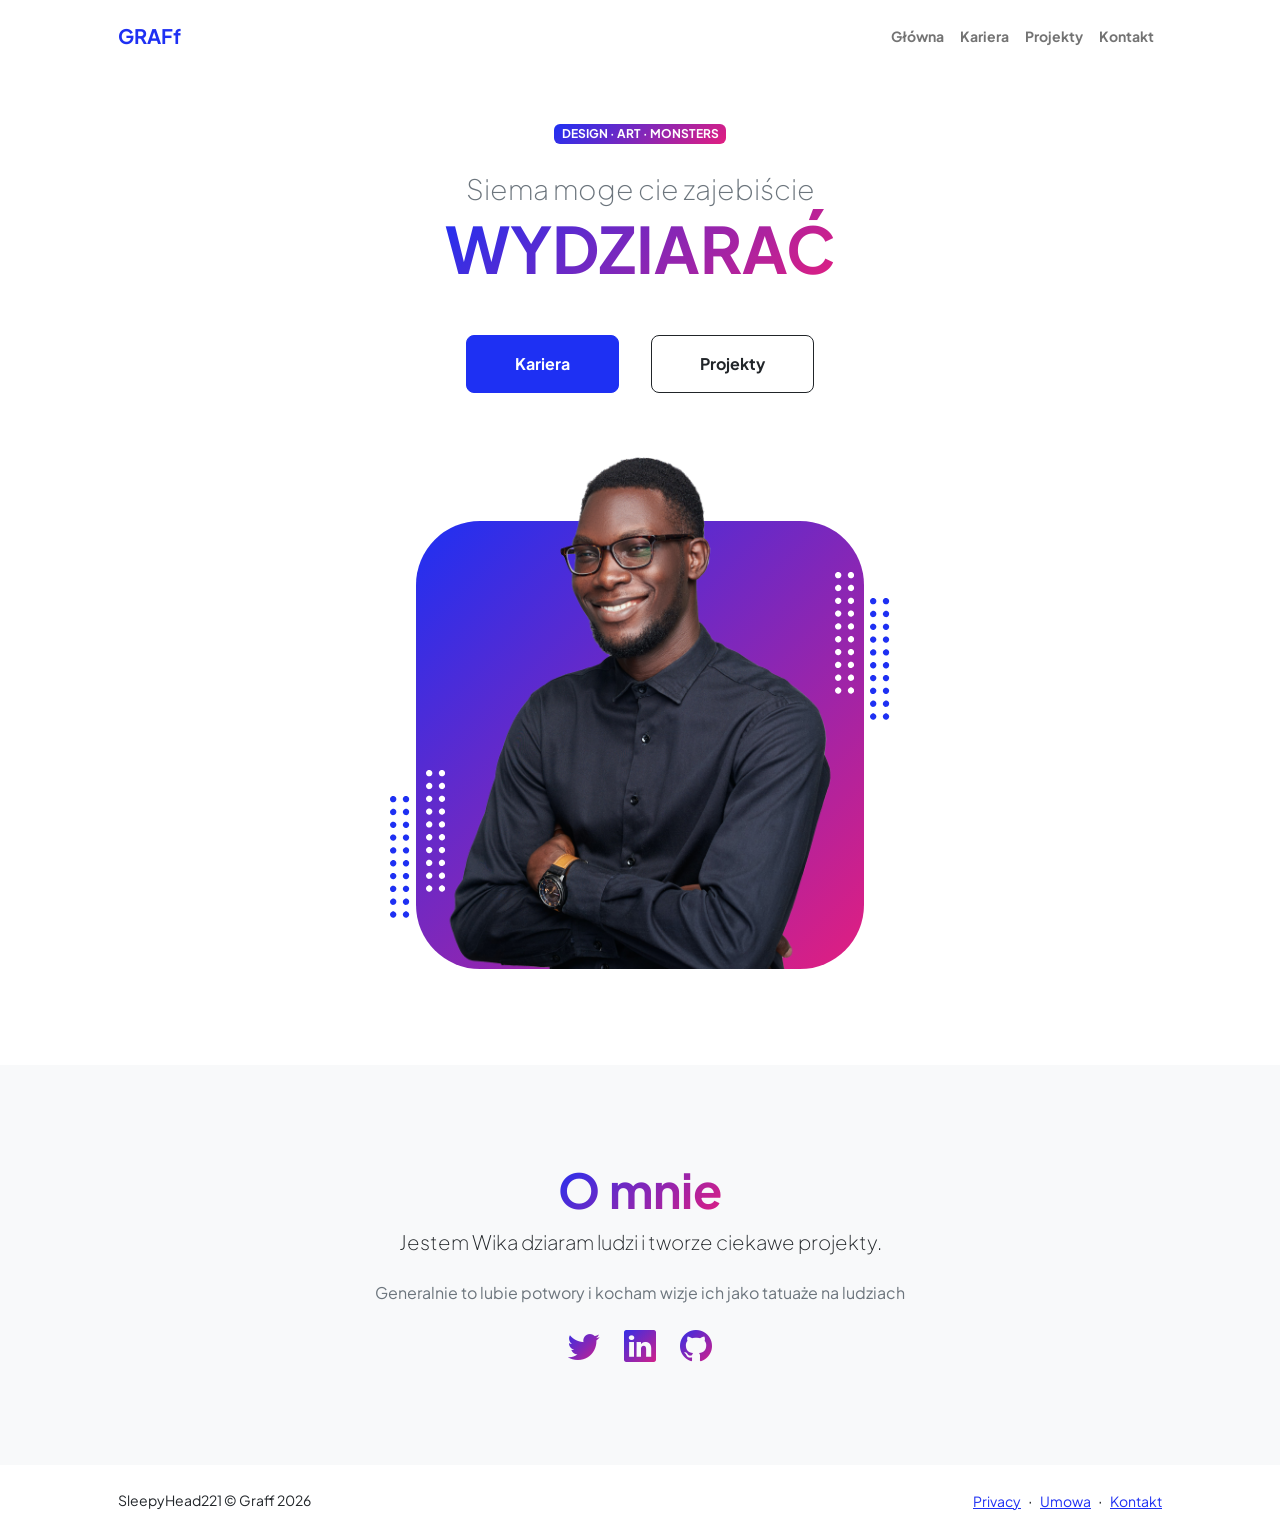
<file: startbootstrap-personal-gh-pages/index.html>
<!DOCTYPE html>
<html lang="en">
    <head>
        <meta charset="utf-8" />
        <meta name="viewport" content="width=device-width, initial-scale=1, shrink-to-fit=no" />
        <meta name="description" content="" />
        <meta name="author" content="" />
        <title>Info - GRAFf</title>
        <!-- Favicon-->
        <link rel="icon" type="image/x-icon" href="assets/favicon.ico" />
        <!-- Custom Google font-->
        <link rel="preconnect" href="https://fonts.googleapis.com" />
        <link rel="preconnect" href="https://fonts.gstatic.com" crossorigin />
        <link href="https://fonts.googleapis.com/css2?family=Plus+Jakarta+Sans:wght@100;200;300;400;500;600;700;800;900&amp;display=swap" rel="stylesheet" />
        <!-- Bootstrap icons-->
        <link href="https://cdn.jsdelivr.net/npm/bootstrap-icons@1.8.1/font/bootstrap-icons.css" rel="stylesheet" />
        <!-- Core theme CSS (includes Bootstrap)-->
        <link href="css/styles.css" rel="stylesheet" />
    </head>
    <body class="d-flex flex-column h-100">
        <main class="flex-shrink-0">
            <!-- Navigation-->
            <nav class="navbar navbar-expand-lg navbar-light bg-white py-3">
                <div class="container px-5">
                    <a class="navbar-brand" href="index.html"><span class="fw-bolder text-primary">GRAFf</span></a>
                    <button class="navbar-toggler" type="button" data-bs-toggle="collapse" data-bs-target="#navbarSupportedContent" aria-controls="navbarSupportedContent" aria-expanded="false" aria-label="Toggle navigation"><span class="navbar-toggler-icon"></span></button>
                    <div class="collapse navbar-collapse" id="navbarSupportedContent">
                        <ul class="navbar-nav ms-auto mb-2 mb-lg-0 small fw-bolder">
                            <li class="nav-item"><a class="nav-link" href="index.html">Główna</a></li>
                            <li class="nav-item"><a class="nav-link" href="resume.html">Kariera</a></li>
                            <li class="nav-item"><a class="nav-link" href="projects.html">Projekty</a></li>
                            <li class="nav-item"><a class="nav-link" href="contact.html">Kontakt</a></li>
                        </ul>
                    </div>
                </div>
            </nav>
            <!-- Header-->
            <header class="py-5">
                <div class="container px-5 pb-5">
                    <div class="row gx-5 align-items-center">
                        <div class="col-xxl-5">
                            <!-- Header text content-->
                            <div class="text-center text-xxl-start">
                                <div class="badge bg-gradient-primary-to-secondary text-white mb-4"><div class="text-uppercase">Design &middot; Art &middot; Monsters</div></div>
                                <div class="fs-3 fw-light text-muted">Siema moge cie zajebiście</div>
                                <h1 class="display-3 fw-bolder mb-5"><span class="text-gradient d-inline">WYDZIARAĆ</span></h1>
                                <div class="d-grid gap-3 d-sm-flex justify-content-sm-center justify-content-xxl-start mb-3">
                                    <a class="btn btn-primary btn-lg px-5 py-3 me-sm-3 fs-6 fw-bolder" href="resume.html">Kariera</a>
                                    <a class="btn btn-outline-dark btn-lg px-5 py-3 fs-6 fw-bolder" href="projects.html">Projekty</a>
                                </div>
                            </div>
                        </div>
                        <div class="col-xxl-7">
                            <!-- Header profile picture-->
                            <div class="d-flex justify-content-center mt-5 mt-xxl-0">
                                <div class="profile bg-gradient-primary-to-secondary">
                                    <!-- TIP: For best results, use a photo with a transparent background like the demo example below-->
                                    <!-- Watch a tutorial on how to do this on YouTube (link)-->
                                    <img class="profile-img" src="assets/profile.png" alt="..." />
                                    <div class="dots-1">
                                        <!-- SVG Dots-->
                                        <svg version="1.1" xmlns="http://www.w3.org/2000/svg" xmlns:xlink="http://www.w3.org/1999/xlink" x="0px" y="0px" viewBox="0 0 191.6 1215.4" style="enable-background: new 0 0 191.6 1215.4" xml:space="preserve">
                                            <g transform="translate(0.000000,1280.000000) scale(0.100000,-0.100000)">
                                                <path d="M227.7,12788.6c-105-35-200-141-222-248c-43-206,163-412,369-369c155,32,275,190,260,339c-11,105-90,213-190,262        C383.7,12801.6,289.7,12808.6,227.7,12788.6z"></path>
                                                <path d="M1507.7,12788.6c-151-50-253-216-222-362c25-119,136-230,254-255c194-41,395,142,375,339c-11,105-90,213-190,262        C1663.7,12801.6,1569.7,12808.6,1507.7,12788.6z"></path>
                                                <path d="M227.7,11508.6c-105-35-200-141-222-248c-43-206,163-412,369-369c155,32,275,190,260,339c-11,105-90,213-190,262        C383.7,11521.6,289.7,11528.6,227.7,11508.6z"></path>
                                                <path d="M1507.7,11508.6c-151-50-253-216-222-362c25-119,136-230,254-255c194-41,395,142,375,339c-11,105-90,213-190,262        C1663.7,11521.6,1569.7,11528.6,1507.7,11508.6z"></path>
                                                <path d="M227.7,10228.6c-105-35-200-141-222-248c-43-206,163-412,369-369c155,32,275,190,260,339c-11,105-90,213-190,262        C383.7,10241.6,289.7,10248.6,227.7,10228.6z"></path>
                                                <path d="M1507.7,10228.6c-105-35-200-141-222-248c-43-206,163-412,369-369c155,32,275,190,260,339c-11,105-90,213-190,262        C1663.7,10241.6,1569.7,10248.6,1507.7,10228.6z"></path>
                                                <path d="M227.7,8948.6c-105-35-200-141-222-248c-43-206,163-412,369-369c155,32,275,190,260,339c-11,105-90,213-190,262        C383.7,8961.6,289.7,8968.6,227.7,8948.6z"></path>
                                                <path d="M1507.7,8948.6c-105-35-200-141-222-248c-43-206,163-412,369-369c155,32,275,190,260,339c-11,105-90,213-190,262        C1663.7,8961.6,1569.7,8968.6,1507.7,8948.6z"></path>
                                                <path d="M227.7,7668.6c-105-35-200-141-222-248c-43-206,163-412,369-369c155,32,275,190,260,339c-11,105-90,213-190,262        C383.7,7681.6,289.7,7688.6,227.7,7668.6z"></path>
                                                <path d="M1507.7,7668.6c-105-35-200-141-222-248c-43-206,163-412,369-369c155,32,275,190,260,339c-11,105-90,213-190,262        C1663.7,7681.6,1569.7,7688.6,1507.7,7668.6z"></path>
                                                <path d="M227.7,6388.6c-105-35-200-141-222-248c-43-206,163-412,369-369c155,32,275,190,260,339c-11,105-90,213-190,262        C383.7,6401.6,289.7,6408.6,227.7,6388.6z"></path>
                                                <path d="M1507.7,6388.6c-105-35-200-141-222-248c-43-206,163-412,369-369c155,32,275,190,260,339c-11,105-90,213-190,262        C1663.7,6401.6,1569.7,6408.6,1507.7,6388.6z"></path>
                                                <path d="M227.7,5108.6c-105-35-200-141-222-248c-43-206,163-412,369-369c155,32,275,190,260,339c-11,105-90,213-190,262        C383.7,5121.6,289.7,5128.6,227.7,5108.6z"></path>
                                                <path d="M1507.7,5108.6c-105-35-200-141-222-248c-43-206,163-412,369-369c155,32,275,190,260,339c-11,105-90,213-190,262        C1663.7,5121.6,1569.7,5128.6,1507.7,5108.6z"></path>
                                                <path d="M227.7,3828.6c-105-35-200-141-222-248c-43-206,163-412,369-369c155,32,275,190,260,339c-11,105-90,213-190,262        C383.7,3841.6,289.7,3848.6,227.7,3828.6z"></path>
                                                <path d="M1507.7,3828.6c-105-35-200-141-222-248c-43-206,163-412,369-369c155,32,275,190,260,339c-11,105-90,213-190,262        C1663.7,3841.6,1569.7,3848.6,1507.7,3828.6z"></path>
                                                <path d="M227.7,2548.6c-105-35-200-141-222-248c-43-206,163-412,369-369c155,32,275,190,260,339c-11,105-90,213-190,262        C383.7,2561.6,289.7,2568.6,227.7,2548.6z"></path>
                                                <path d="M1507.7,2548.6c-105-35-200-141-222-248c-43-206,163-412,369-369c155,32,275,190,260,339c-11,105-90,213-190,262        C1663.7,2561.6,1569.7,2568.6,1507.7,2548.6z"></path>
                                                <path d="M227.7,1268.6c-105-35-200-141-222-248c-43-206,163-412,369-369c155,32,275,190,260,339c-11,105-90,213-190,262        C383.7,1281.6,289.7,1288.6,227.7,1268.6z"></path>
                                                <path d="M1507.7,1268.6c-105-35-200-141-222-248c-43-206,163-412,369-369c155,32,275,190,260,339c-11,105-90,213-190,262        C1663.7,1281.6,1569.7,1288.6,1507.7,1268.6z"></path>
                                            </g>
                                        </svg>
                                        <!-- END of SVG dots-->
                                    </div>
                                    <div class="dots-2">
                                        <!-- SVG Dots-->
                                        <svg version="1.1" xmlns="http://www.w3.org/2000/svg" xmlns:xlink="http://www.w3.org/1999/xlink" x="0px" y="0px" viewBox="0 0 191.6 1215.4" style="enable-background: new 0 0 191.6 1215.4" xml:space="preserve">
                                            <g transform="translate(0.000000,1280.000000) scale(0.100000,-0.100000)">
                                                <path d="M227.7,12788.6c-105-35-200-141-222-248c-43-206,163-412,369-369c155,32,275,190,260,339c-11,105-90,213-190,262        C383.7,12801.6,289.7,12808.6,227.7,12788.6z"></path>
                                                <path d="M1507.7,12788.6c-151-50-253-216-222-362c25-119,136-230,254-255c194-41,395,142,375,339c-11,105-90,213-190,262        C1663.7,12801.6,1569.7,12808.6,1507.7,12788.6z"></path>
                                                <path d="M227.7,11508.6c-105-35-200-141-222-248c-43-206,163-412,369-369c155,32,275,190,260,339c-11,105-90,213-190,262        C383.7,11521.6,289.7,11528.6,227.7,11508.6z"></path>
                                                <path d="M1507.7,11508.6c-151-50-253-216-222-362c25-119,136-230,254-255c194-41,395,142,375,339c-11,105-90,213-190,262        C1663.7,11521.6,1569.7,11528.6,1507.7,11508.6z"></path>
                                                <path d="M227.7,10228.6c-105-35-200-141-222-248c-43-206,163-412,369-369c155,32,275,190,260,339c-11,105-90,213-190,262        C383.7,10241.6,289.7,10248.6,227.7,10228.6z"></path>
                                                <path d="M1507.7,10228.6c-105-35-200-141-222-248c-43-206,163-412,369-369c155,32,275,190,260,339c-11,105-90,213-190,262        C1663.7,10241.6,1569.7,10248.6,1507.7,10228.6z"></path>
                                                <path d="M227.7,8948.6c-105-35-200-141-222-248c-43-206,163-412,369-369c155,32,275,190,260,339c-11,105-90,213-190,262        C383.7,8961.6,289.7,8968.6,227.7,8948.6z"></path>
                                                <path d="M1507.7,8948.6c-105-35-200-141-222-248c-43-206,163-412,369-369c155,32,275,190,260,339c-11,105-90,213-190,262        C1663.7,8961.6,1569.7,8968.6,1507.7,8948.6z"></path>
                                                <path d="M227.7,7668.6c-105-35-200-141-222-248c-43-206,163-412,369-369c155,32,275,190,260,339c-11,105-90,213-190,262        C383.7,7681.6,289.7,7688.6,227.7,7668.6z"></path>
                                                <path d="M1507.7,7668.6c-105-35-200-141-222-248c-43-206,163-412,369-369c155,32,275,190,260,339c-11,105-90,213-190,262        C1663.7,7681.6,1569.7,7688.6,1507.7,7668.6z"></path>
                                                <path d="M227.7,6388.6c-105-35-200-141-222-248c-43-206,163-412,369-369c155,32,275,190,260,339c-11,105-90,213-190,262        C383.7,6401.6,289.7,6408.6,227.7,6388.6z"></path>
                                                <path d="M1507.7,6388.6c-105-35-200-141-222-248c-43-206,163-412,369-369c155,32,275,190,260,339c-11,105-90,213-190,262        C1663.7,6401.6,1569.7,6408.6,1507.7,6388.6z"></path>
                                                <path d="M227.7,5108.6c-105-35-200-141-222-248c-43-206,163-412,369-369c155,32,275,190,260,339c-11,105-90,213-190,262        C383.7,5121.6,289.7,5128.6,227.7,5108.6z"></path>
                                                <path d="M1507.7,5108.6c-105-35-200-141-222-248c-43-206,163-412,369-369c155,32,275,190,260,339c-11,105-90,213-190,262        C1663.7,5121.6,1569.7,5128.6,1507.7,5108.6z"></path>
                                                <path d="M227.7,3828.6c-105-35-200-141-222-248c-43-206,163-412,369-369c155,32,275,190,260,339c-11,105-90,213-190,262        C383.7,3841.6,289.7,3848.6,227.7,3828.6z"></path>
                                                <path d="M1507.7,3828.6c-105-35-200-141-222-248c-43-206,163-412,369-369c155,32,275,190,260,339c-11,105-90,213-190,262        C1663.7,3841.6,1569.7,3848.6,1507.7,3828.6z"></path>
                                                <path d="M227.7,2548.6c-105-35-200-141-222-248c-43-206,163-412,369-369c155,32,275,190,260,339c-11,105-90,213-190,262        C383.7,2561.6,289.7,2568.6,227.7,2548.6z"></path>
                                                <path d="M1507.7,2548.6c-105-35-200-141-222-248c-43-206,163-412,369-369c155,32,275,190,260,339c-11,105-90,213-190,262        C1663.7,2561.6,1569.7,2568.6,1507.7,2548.6z"></path>
                                                <path d="M227.7,1268.6c-105-35-200-141-222-248c-43-206,163-412,369-369c155,32,275,190,260,339c-11,105-90,213-190,262        C383.7,1281.6,289.7,1288.6,227.7,1268.6z"></path>
                                                <path d="M1507.7,1268.6c-105-35-200-141-222-248c-43-206,163-412,369-369c155,32,275,190,260,339c-11,105-90,213-190,262        C1663.7,1281.6,1569.7,1288.6,1507.7,1268.6z"></path>
                                            </g>
                                        </svg>
                                        <!-- END of SVG dots-->
                                    </div>
                                    <div class="dots-3">
                                        <!-- SVG Dots-->
                                        <svg version="1.1" xmlns="http://www.w3.org/2000/svg" xmlns:xlink="http://www.w3.org/1999/xlink" x="0px" y="0px" viewBox="0 0 191.6 1215.4" style="enable-background: new 0 0 191.6 1215.4" xml:space="preserve">
                                            <g transform="translate(0.000000,1280.000000) scale(0.100000,-0.100000)">
                                                <path d="M227.7,12788.6c-105-35-200-141-222-248c-43-206,163-412,369-369c155,32,275,190,260,339c-11,105-90,213-190,262        C383.7,12801.6,289.7,12808.6,227.7,12788.6z"></path>
                                                <path d="M1507.7,12788.6c-151-50-253-216-222-362c25-119,136-230,254-255c194-41,395,142,375,339c-11,105-90,213-190,262        C1663.7,12801.6,1569.7,12808.6,1507.7,12788.6z"></path>
                                                <path d="M227.7,11508.6c-105-35-200-141-222-248c-43-206,163-412,369-369c155,32,275,190,260,339c-11,105-90,213-190,262        C383.7,11521.6,289.7,11528.6,227.7,11508.6z"></path>
                                                <path d="M1507.7,11508.6c-151-50-253-216-222-362c25-119,136-230,254-255c194-41,395,142,375,339c-11,105-90,213-190,262        C1663.7,11521.6,1569.7,11528.6,1507.7,11508.6z"></path>
                                                <path d="M227.7,10228.6c-105-35-200-141-222-248c-43-206,163-412,369-369c155,32,275,190,260,339c-11,105-90,213-190,262        C383.7,10241.6,289.7,10248.6,227.7,10228.6z"></path>
                                                <path d="M1507.7,10228.6c-105-35-200-141-222-248c-43-206,163-412,369-369c155,32,275,190,260,339c-11,105-90,213-190,262        C1663.7,10241.6,1569.7,10248.6,1507.7,10228.6z"></path>
                                                <path d="M227.7,8948.6c-105-35-200-141-222-248c-43-206,163-412,369-369c155,32,275,190,260,339c-11,105-90,213-190,262        C383.7,8961.6,289.7,8968.6,227.7,8948.6z"></path>
                                                <path d="M1507.7,8948.6c-105-35-200-141-222-248c-43-206,163-412,369-369c155,32,275,190,260,339c-11,105-90,213-190,262        C1663.7,8961.6,1569.7,8968.6,1507.7,8948.6z"></path>
                                                <path d="M227.7,7668.6c-105-35-200-141-222-248c-43-206,163-412,369-369c155,32,275,190,260,339c-11,105-90,213-190,262        C383.7,7681.6,289.7,7688.6,227.7,7668.6z"></path>
                                                <path d="M1507.7,7668.6c-105-35-200-141-222-248c-43-206,163-412,369-369c155,32,275,190,260,339c-11,105-90,213-190,262        C1663.7,7681.6,1569.7,7688.6,1507.7,7668.6z"></path>
                                                <path d="M227.7,6388.6c-105-35-200-141-222-248c-43-206,163-412,369-369c155,32,275,190,260,339c-11,105-90,213-190,262        C383.7,6401.6,289.7,6408.6,227.7,6388.6z"></path>
                                                <path d="M1507.7,6388.6c-105-35-200-141-222-248c-43-206,163-412,369-369c155,32,275,190,260,339c-11,105-90,213-190,262        C1663.7,6401.6,1569.7,6408.6,1507.7,6388.6z"></path>
                                                <path d="M227.7,5108.6c-105-35-200-141-222-248c-43-206,163-412,369-369c155,32,275,190,260,339c-11,105-90,213-190,262        C383.7,5121.6,289.7,5128.6,227.7,5108.6z"></path>
                                                <path d="M1507.7,5108.6c-105-35-200-141-222-248c-43-206,163-412,369-369c155,32,275,190,260,339c-11,105-90,213-190,262        C1663.7,5121.6,1569.7,5128.6,1507.7,5108.6z"></path>
                                                <path d="M227.7,3828.6c-105-35-200-141-222-248c-43-206,163-412,369-369c155,32,275,190,260,339c-11,105-90,213-190,262        C383.7,3841.6,289.7,3848.6,227.7,3828.6z"></path>
                                                <path d="M1507.7,3828.6c-105-35-200-141-222-248c-43-206,163-412,369-369c155,32,275,190,260,339c-11,105-90,213-190,262        C1663.7,3841.6,1569.7,3848.6,1507.7,3828.6z"></path>
                                                <path d="M227.7,2548.6c-105-35-200-141-222-248c-43-206,163-412,369-369c155,32,275,190,260,339c-11,105-90,213-190,262        C383.7,2561.6,289.7,2568.6,227.7,2548.6z"></path>
                                                <path d="M1507.7,2548.6c-105-35-200-141-222-248c-43-206,163-412,369-369c155,32,275,190,260,339c-11,105-90,213-190,262        C1663.7,2561.6,1569.7,2568.6,1507.7,2548.6z"></path>
                                                <path d="M227.7,1268.6c-105-35-200-141-222-248c-43-206,163-412,369-369c155,32,275,190,260,339c-11,105-90,213-190,262        C383.7,1281.6,289.7,1288.6,227.7,1268.6z"></path>
                                                <path d="M1507.7,1268.6c-105-35-200-141-222-248c-43-206,163-412,369-369c155,32,275,190,260,339c-11,105-90,213-190,262        C1663.7,1281.6,1569.7,1288.6,1507.7,1268.6z"></path>
                                            </g>
                                        </svg>
                                        <!-- END of SVG dots-->
                                    </div>
                                    <div class="dots-4">
                                        <!-- SVG Dots-->
                                        <svg version="1.1" xmlns="http://www.w3.org/2000/svg" xmlns:xlink="http://www.w3.org/1999/xlink" x="0px" y="0px" viewBox="0 0 191.6 1215.4" style="enable-background: new 0 0 191.6 1215.4" xml:space="preserve">
                                            <g transform="translate(0.000000,1280.000000) scale(0.100000,-0.100000)">
                                                <path d="M227.7,12788.6c-105-35-200-141-222-248c-43-206,163-412,369-369c155,32,275,190,260,339c-11,105-90,213-190,262        C383.7,12801.6,289.7,12808.6,227.7,12788.6z"></path>
                                                <path d="M1507.7,12788.6c-151-50-253-216-222-362c25-119,136-230,254-255c194-41,395,142,375,339c-11,105-90,213-190,262        C1663.7,12801.6,1569.7,12808.6,1507.7,12788.6z"></path>
                                                <path d="M227.7,11508.6c-105-35-200-141-222-248c-43-206,163-412,369-369c155,32,275,190,260,339c-11,105-90,213-190,262        C383.7,11521.6,289.7,11528.6,227.7,11508.6z"></path>
                                                <path d="M1507.7,11508.6c-151-50-253-216-222-362c25-119,136-230,254-255c194-41,395,142,375,339c-11,105-90,213-190,262        C1663.7,11521.6,1569.7,11528.6,1507.7,11508.6z"></path>
                                                <path d="M227.7,10228.6c-105-35-200-141-222-248c-43-206,163-412,369-369c155,32,275,190,260,339c-11,105-90,213-190,262        C383.7,10241.6,289.7,10248.6,227.7,10228.6z"></path>
                                                <path d="M1507.7,10228.6c-105-35-200-141-222-248c-43-206,163-412,369-369c155,32,275,190,260,339c-11,105-90,213-190,262        C1663.7,10241.6,1569.7,10248.6,1507.7,10228.6z"></path>
                                                <path d="M227.7,8948.6c-105-35-200-141-222-248c-43-206,163-412,369-369c155,32,275,190,260,339c-11,105-90,213-190,262        C383.7,8961.6,289.7,8968.6,227.7,8948.6z"></path>
                                                <path d="M1507.7,8948.6c-105-35-200-141-222-248c-43-206,163-412,369-369c155,32,275,190,260,339c-11,105-90,213-190,262        C1663.7,8961.6,1569.7,8968.6,1507.7,8948.6z"></path>
                                                <path d="M227.7,7668.6c-105-35-200-141-222-248c-43-206,163-412,369-369c155,32,275,190,260,339c-11,105-90,213-190,262        C383.7,7681.6,289.7,7688.6,227.7,7668.6z"></path>
                                                <path d="M1507.7,7668.6c-105-35-200-141-222-248c-43-206,163-412,369-369c155,32,275,190,260,339c-11,105-90,213-190,262        C1663.7,7681.6,1569.7,7688.6,1507.7,7668.6z"></path>
                                                <path d="M227.7,6388.6c-105-35-200-141-222-248c-43-206,163-412,369-369c155,32,275,190,260,339c-11,105-90,213-190,262        C383.7,6401.6,289.7,6408.6,227.7,6388.6z"></path>
                                                <path d="M1507.7,6388.6c-105-35-200-141-222-248c-43-206,163-412,369-369c155,32,275,190,260,339c-11,105-90,213-190,262        C1663.7,6401.6,1569.7,6408.6,1507.7,6388.6z"></path>
                                                <path d="M227.7,5108.6c-105-35-200-141-222-248c-43-206,163-412,369-369c155,32,275,190,260,339c-11,105-90,213-190,262        C383.7,5121.6,289.7,5128.6,227.7,5108.6z"></path>
                                                <path d="M1507.7,5108.6c-105-35-200-141-222-248c-43-206,163-412,369-369c155,32,275,190,260,339c-11,105-90,213-190,262        C1663.7,5121.6,1569.7,5128.6,1507.7,5108.6z"></path>
                                                <path d="M227.7,3828.6c-105-35-200-141-222-248c-43-206,163-412,369-369c155,32,275,190,260,339c-11,105-90,213-190,262        C383.7,3841.6,289.7,3848.6,227.7,3828.6z"></path>
                                                <path d="M1507.7,3828.6c-105-35-200-141-222-248c-43-206,163-412,369-369c155,32,275,190,260,339c-11,105-90,213-190,262        C1663.7,3841.6,1569.7,3848.6,1507.7,3828.6z"></path>
                                                <path d="M227.7,2548.6c-105-35-200-141-222-248c-43-206,163-412,369-369c155,32,275,190,260,339c-11,105-90,213-190,262        C383.7,2561.6,289.7,2568.6,227.7,2548.6z"></path>
                                                <path d="M1507.7,2548.6c-105-35-200-141-222-248c-43-206,163-412,369-369c155,32,275,190,260,339c-11,105-90,213-190,262        C1663.7,2561.6,1569.7,2568.6,1507.7,2548.6z"></path>
                                                <path d="M227.7,1268.6c-105-35-200-141-222-248c-43-206,163-412,369-369c155,32,275,190,260,339c-11,105-90,213-190,262        C383.7,1281.6,289.7,1288.6,227.7,1268.6z"></path>
                                                <path d="M1507.7,1268.6c-105-35-200-141-222-248c-43-206,163-412,369-369c155,32,275,190,260,339c-11,105-90,213-190,262        C1663.7,1281.6,1569.7,1288.6,1507.7,1268.6z"></path>
                                            </g>
                                        </svg>
                                        <!-- END of SVG dots-->
                                    </div>
                                </div>
                            </div>
                        </div>
                    </div>
                </div>
            </header>
            <!-- About Section-->
            <section class="bg-light py-5">
                <div class="container px-5">
                    <div class="row gx-5 justify-content-center">
                        <div class="col-xxl-8">
                            <div class="text-center my-5">
                                <h2 class="display-5 fw-bolder"><span class="text-gradient d-inline">O mnie</span></h2>
                                <p class="lead fw-light mb-4">Jestem Wika dziaram ludzi i tworze ciekawe projekty.</p>
                                <p class="text-muted">Generalnie to lubie potwory i kocham wizje ich jako tatuaże na ludziach</p>
                                <div class="d-flex justify-content-center fs-2 gap-4">
                                    <a class="text-gradient" href="#!"><i class="bi bi-twitter"></i></a>
                                    <a class="text-gradient" href="#!"><i class="bi bi-linkedin"></i></a>
                                    <a class="text-gradient" href="#!"><i class="bi bi-github"></i></a>
                                </div>
                            </div>
                        </div>
                    </div>
                </div>
            </section>
        </main>
        <!-- Footer-->
        <footer class="bg-white py-4 mt-auto">
            <div class="container px-5">
                <div class="row align-items-center justify-content-between flex-column flex-sm-row">
                    <div class="col-auto"><div class="small m-0">SleepyHead221 &copy; Graff 2026</div></div>
                    <div class="col-auto">
                        <a class="small" href="#!">Privacy</a>
                        <span class="mx-1">&middot;</span>
                        <a class="small" href="#!">Umowa</a>
                        <span class="mx-1">&middot;</span>
                        <a class="small" href="#!">Kontakt</a>
                    </div>
                </div>
            </div>
        </footer>
        <!-- Bootstrap core JS-->
        <script src="https://cdn.jsdelivr.net/npm/bootstrap@5.2.3/dist/js/bootstrap.bundle.min.js"></script>
        <!-- Core theme JS-->
        <script src="js/scripts.js"></script>
    </body>
</html>
</file>
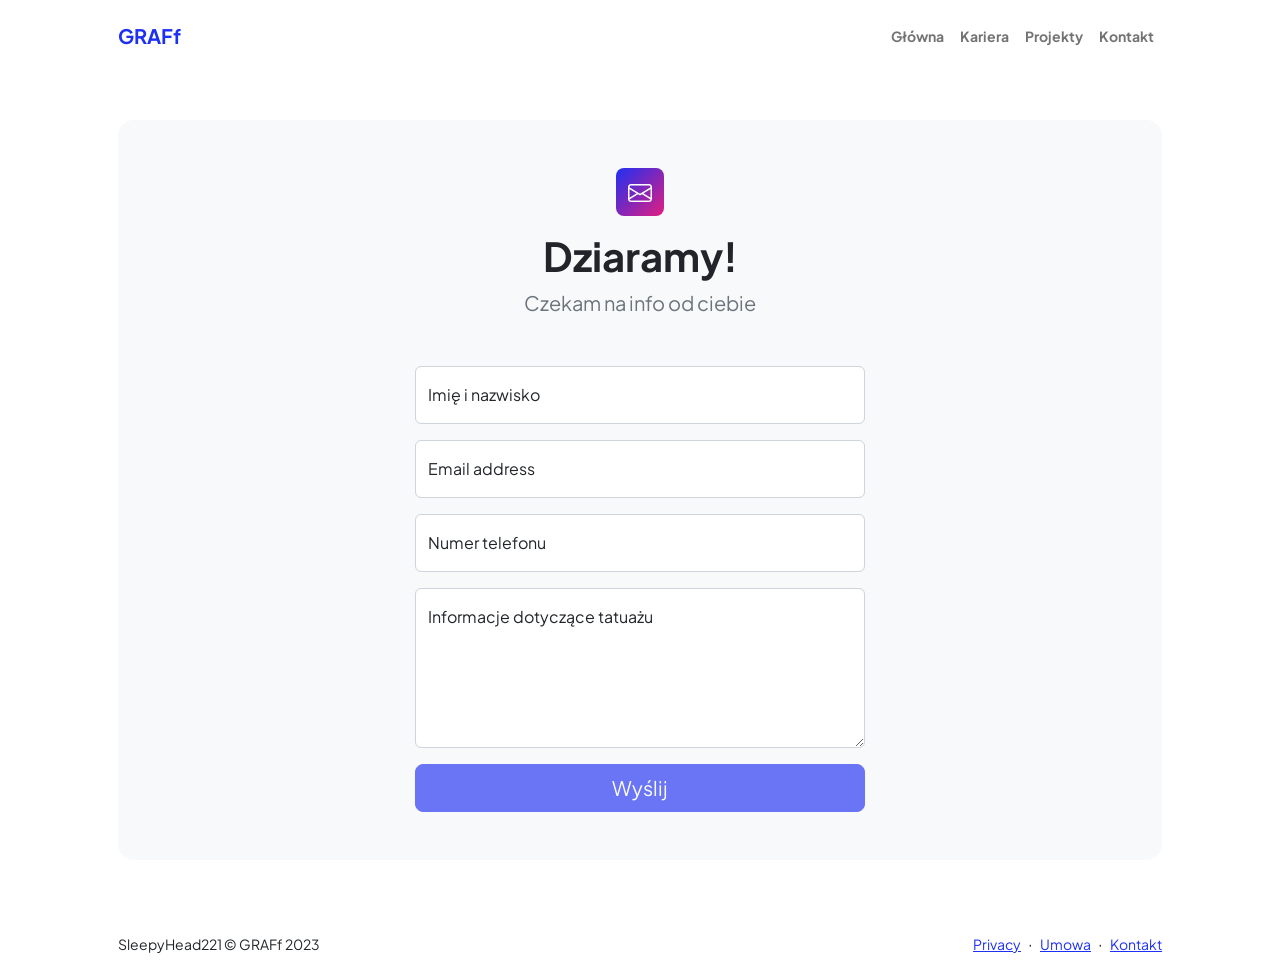
<file: startbootstrap-personal-gh-pages/contact.html>
<!DOCTYPE html>
<html lang="en">
    <head>
        <meta charset="utf-8" />
        <meta name="viewport" content="width=device-width, initial-scale=1, shrink-to-fit=no" />
        <meta name="description" content />
        <meta name="author" content />
        <title>Info - GRAFf</title>
        <!-- Favicon-->
        <link rel="icon" type="image/x-icon" href="assets/favicon.ico" />
        <!-- Custom Google font-->
        <link rel="preconnect" href="https://fonts.googleapis.com" />
        <link rel="preconnect" href="https://fonts.gstatic.com" crossorigin />
        <link href="https://fonts.googleapis.com/css2?family=Plus+Jakarta+Sans:wght@100;200;300;400;500;600;700;800;900&amp;display=swap" rel="stylesheet" />
        <!-- Bootstrap icons-->
        <link href="https://cdn.jsdelivr.net/npm/bootstrap-icons@1.8.1/font/bootstrap-icons.css" rel="stylesheet" />
        <!-- Core theme CSS (includes Bootstrap)-->
        <link href="css/styles.css" rel="stylesheet" />
    </head>
    <body class="d-flex flex-column">
        <main class="flex-shrink-0">
            <!-- Navigation-->
            <nav class="navbar navbar-expand-lg navbar-light bg-white py-3">
                <div class="container px-5">
                    <a class="navbar-brand" href="index.html"><span class="fw-bolder text-primary">GRAFf</span></a>
                    <button class="navbar-toggler" type="button" data-bs-toggle="collapse" data-bs-target="#navbarSupportedContent" aria-controls="navbarSupportedContent" aria-expanded="false" aria-label="Toggle navigation"><span class="navbar-toggler-icon"></span></button>
                    <div class="collapse navbar-collapse" id="navbarSupportedContent">
                        <ul class="navbar-nav ms-auto mb-2 mb-lg-0 small fw-bolder">
                            <li class="nav-item"><a class="nav-link" href="index.html">Główna</a></li>
                            <li class="nav-item"><a class="nav-link" href="resume.html">Kariera</a></li>
                            <li class="nav-item"><a class="nav-link" href="projects.html">Projekty</a></li>
                            <li class="nav-item"><a class="nav-link" href="contact.html">Kontakt</a></li>
                        </ul>
                    </div>
                </div>
            </nav>
            <!-- Page content-->
            <section class="py-5">
                <div class="container px-5">
                    <!-- Contact form-->
                    <div class="bg-light rounded-4 py-5 px-4 px-md-5">
                        <div class="text-center mb-5">
                            <div class="feature bg-primary bg-gradient-primary-to-secondary text-white rounded-3 mb-3"><i class="bi bi-envelope"></i></div>
                            <h1 class="fw-bolder">Dziaramy!</h1>
                            <p class="lead fw-normal text-muted mb-0">Czekam na info od ciebie</p>
                        </div>
                        <div class="row gx-5 justify-content-center">
                            <div class="col-lg-8 col-xl-6">
                                <!-- * * * * * * * * * * * * * * *-->
                                <!-- * * SB Forms Contact Form * *-->
                                <!-- * * * * * * * * * * * * * * *-->
                                <!-- This form is pre-integrated with SB Forms.-->
                                <!-- To make this form functional, sign up at-->
                                <!-- https://startbootstrap.com/solution/contact-forms-->
                                <!-- to get an API token!-->
                                <form id="contactForm" data-sb-form-api-token="API_TOKEN">
                                    <!-- Name input-->
                                    <div class="form-floating mb-3">
                                        <input class="form-control" id="name" type="text" placeholder="Enter your name..." data-sb-validations="required" />
                                        <label for="name">Imię i nazwisko</label>
                                        <div class="invalid-feedback" data-sb-feedback="name:required">Imię i nazwisko wymagane</div>
                                    </div>
                                    <!-- Email address input-->
                                    <div class="form-floating mb-3">
                                        <input class="form-control" id="email" type="email" placeholder="name@example.com" data-sb-validations="required,email" />
                                        <label for="email">Email address</label>
                                        <div class="invalid-feedback" data-sb-feedback="email:required">Email wymagany</div>
                                        <div class="invalid-feedback" data-sb-feedback="email:email">Nieprawidłowy Email</div>
                                    </div>
                                    <!-- Phone number input-->
                                    <div class="form-floating mb-3">
                                        <input class="form-control" id="phone" type="tel" placeholder="(123) 456-7890" data-sb-validations="required" />
                                        <label for="phone">Numer telefonu</label>
                                        <div class="invalid-feedback" data-sb-feedback="phone:required">Numer telefonu wymagany</div>
                                    </div>
                                    <!-- Message input-->
                                    <div class="form-floating mb-3">
                                        <textarea class="form-control" id="message" type="text" placeholder="Enter your message here..." style="height: 10rem" data-sb-validations="required"></textarea>
                                        <label for="message">Informacje dotyczące tatuażu</label>
                                        <div class="invalid-feedback" data-sb-feedback="message:required">Informacje wymagane</div>
                                    </div>
                                    <!-- Submit success message-->
                                    <!---->
                                    <!-- This is what your users will see when the form-->
                                    <!-- has successfully submitted-->
                                    <div class="d-none" id="submitSuccessMessage">
                                        <div class="text-center mb-3">
                                            <div class="fw-bolder">Wiadomość wysłana!</div>
                                            Aby wszystko aktywować wejdź w podany link
                                            <br />
                                            <a href="https://startbootstrap.com/solution/contact-forms">https://startbootstrap.com/solution/contact-forms</a>
                                        </div>
                                    </div>
                                    <!-- Submit error message-->
                                    <!---->
                                    <!-- This is what your users will see when there is-->
                                    <!-- an error submitting the form-->
                                    <div class="d-none" id="submitErrorMessage"><div class="text-center text-danger mb-3">Error w wysłaniu!</div></div>
                                    <!-- Submit Button-->
                                    <div class="d-grid"><button class="btn btn-primary btn-lg disabled" id="submitButton" type="submit">Wyślij</button></div>
                                </form>
                            </div>
                        </div>
                    </div>
                </div>
            </section>
        </main>
        <!-- Footer-->
        <footer class="bg-white py-4 mt-auto">
            <div class="container px-5">
                <div class="row align-items-center justify-content-between flex-column flex-sm-row">
                    <div class="col-auto"><div class="small m-0">SleepyHead221 &copy; GRAFf 2023</div></div>
                    <div class="col-auto">
                        <a class="small" href="#!">Privacy</a>
                        <span class="mx-1">&middot;</span>
                        <a class="small" href="#!">Umowa</a>
                        <span class="mx-1">&middot;</span>
                        <a class="small" href="#!">Kontakt</a>
                    </div>
                </div>
            </div>
        </footer>
        <!-- Bootstrap core JS-->
        <script src="https://cdn.jsdelivr.net/npm/bootstrap@5.2.3/dist/js/bootstrap.bundle.min.js"></script>
        <!-- Core theme JS-->
        <script src="js/scripts.js"></script>
        <!-- * * * * * * * * * * * * * * * * * * * * * * * * * * * * * * * * * * * * * * * *-->
        <!-- * *                               SB Forms JS                               * *-->
        <!-- * * Activate your form at https://startbootstrap.com/solution/contact-forms * *-->
        <!-- * * * * * * * * * * * * * * * * * * * * * * * * * * * * * * * * * * * * * * * *-->
        <script src="https://cdn.startbootstrap.com/sb-forms-latest.js"></script>
    </body>
</html>
</file>
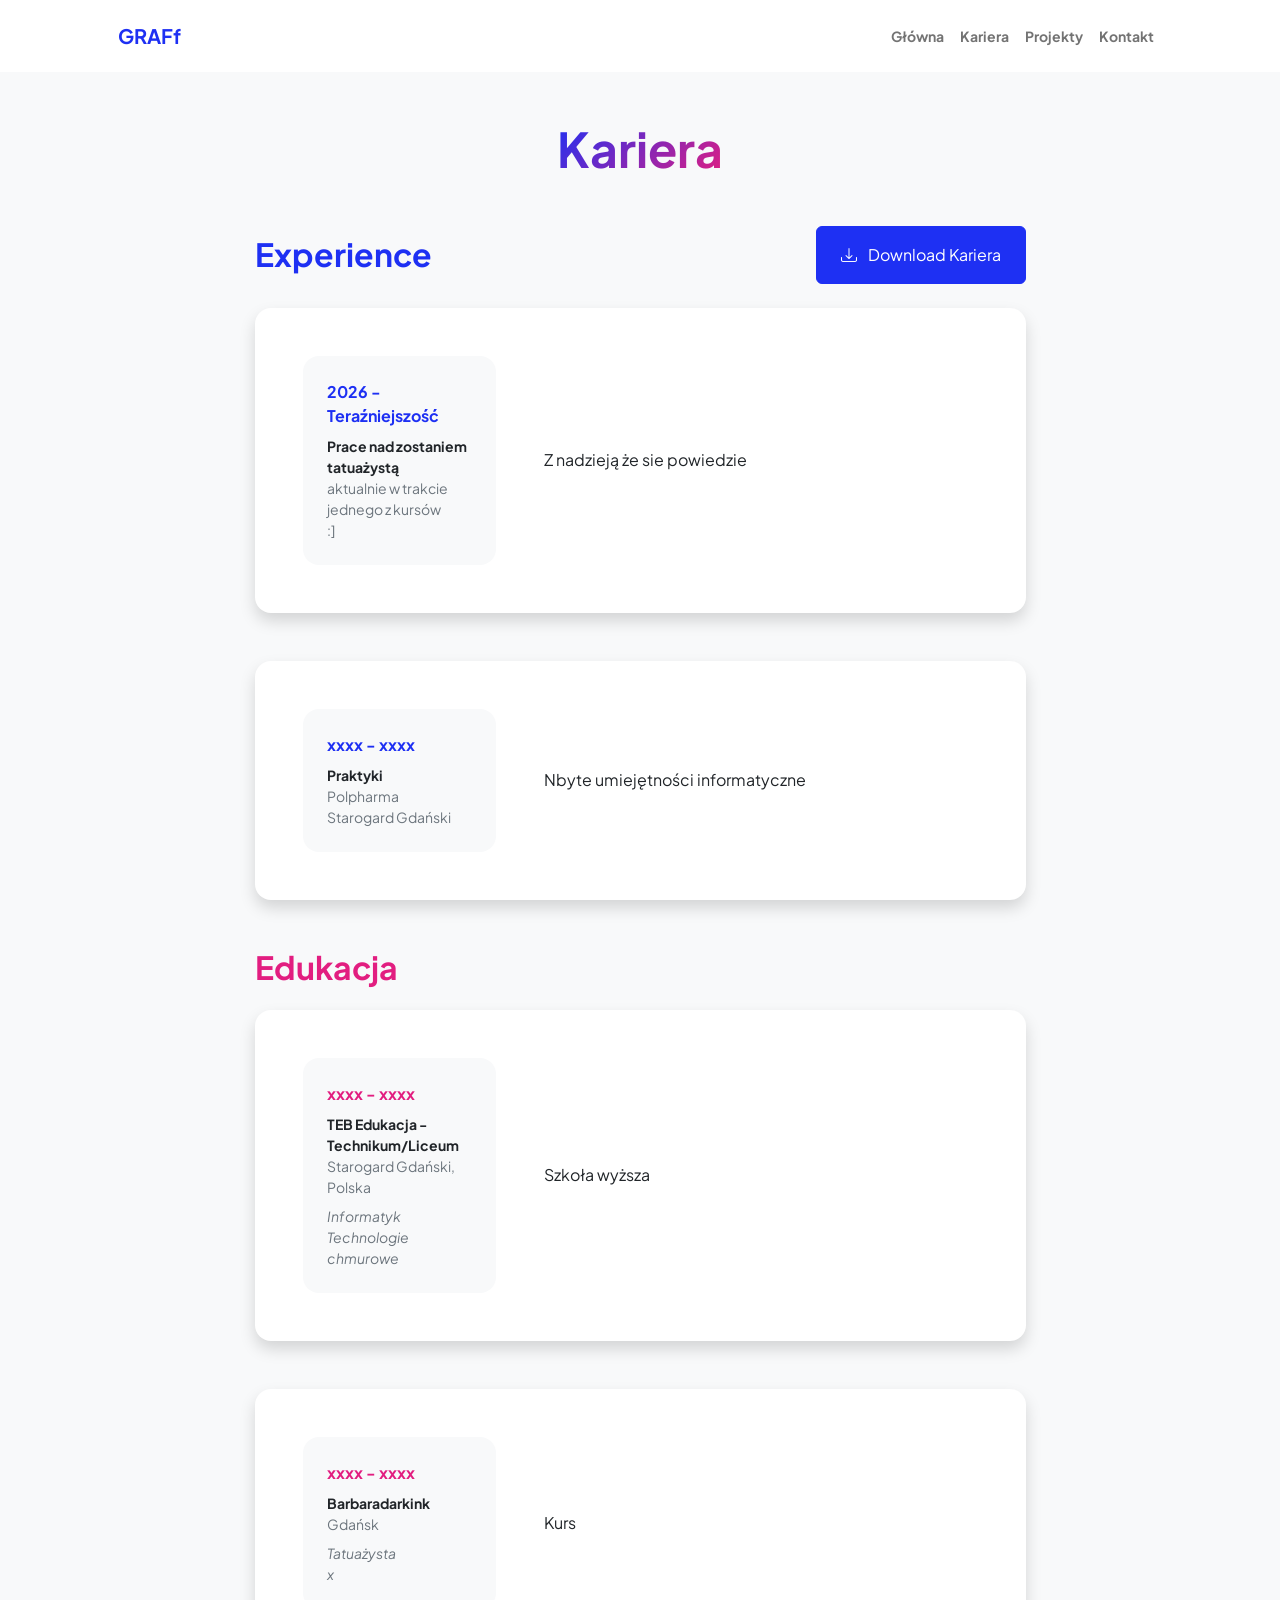
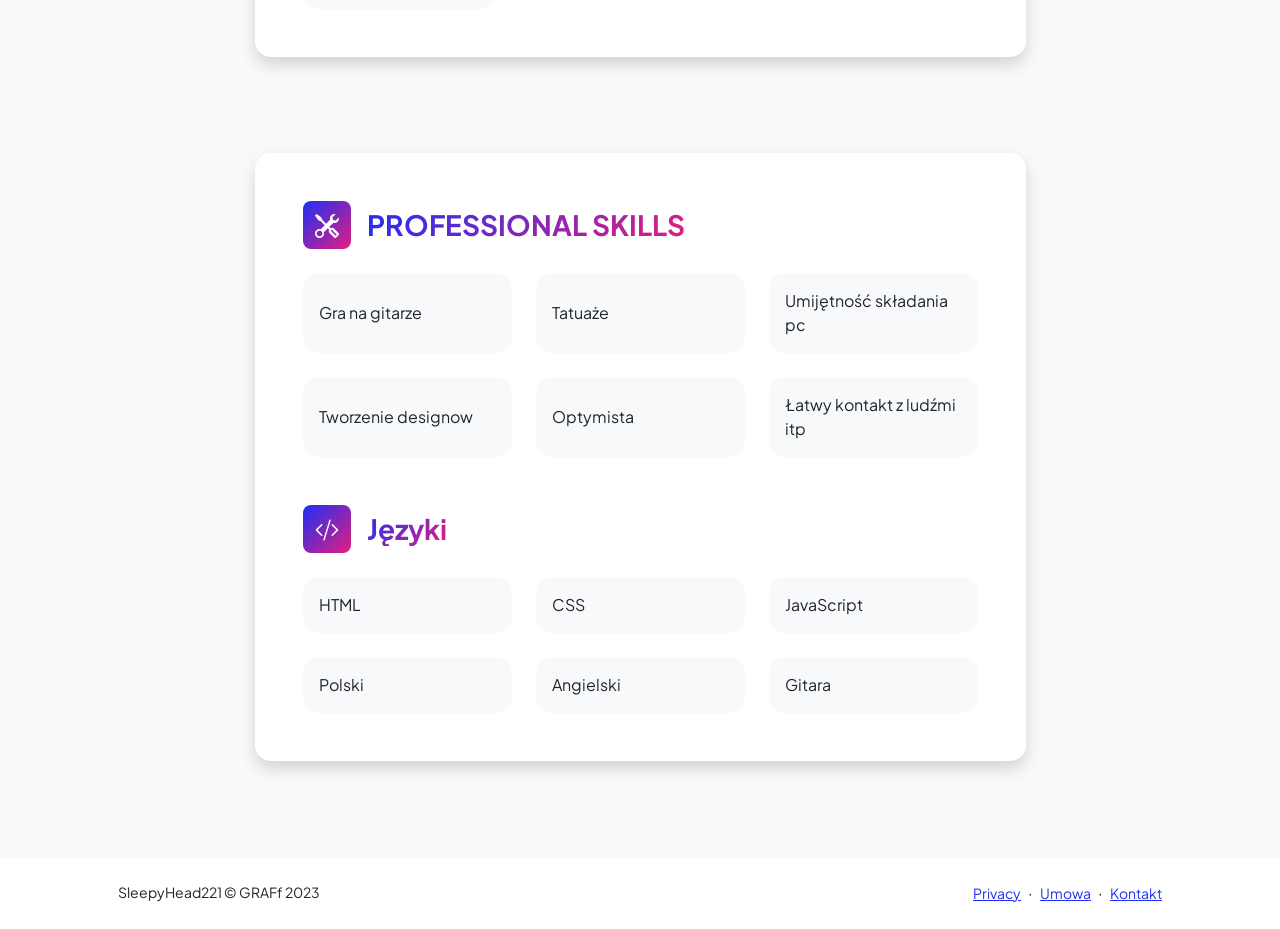
<file: startbootstrap-personal-gh-pages/resume.html>
<!DOCTYPE html>
<html lang="en">
    <head>
        <meta charset="utf-8" />
        <meta name="viewport" content="width=device-width, initial-scale=1, shrink-to-fit=no" />
        <meta name="description" content="" />
        <meta name="author" content="" />
        <title>Info - GRAFf</title>
        <!-- Favicon-->
        <link rel="icon" type="image/x-icon" href="assets/favicon.ico" />
        <!-- Custom Google font-->
        <link rel="preconnect" href="https://fonts.googleapis.com" />
        <link rel="preconnect" href="https://fonts.gstatic.com" crossorigin />
        <link href="https://fonts.googleapis.com/css2?family=Plus+Jakarta+Sans:wght@100;200;300;400;500;600;700;800;900&amp;display=swap" rel="stylesheet" />
        <!-- Bootstrap icons-->
        <link href="https://cdn.jsdelivr.net/npm/bootstrap-icons@1.8.1/font/bootstrap-icons.css" rel="stylesheet" />
        <!-- Core theme CSS (includes Bootstrap)-->
        <link href="css/styles.css" rel="stylesheet" />
    </head>
    <body class="d-flex flex-column h-100 bg-light">
        <main class="flex-shrink-0">
            <!-- Navigation-->
            <nav class="navbar navbar-expand-lg navbar-light bg-white py-3">
                <div class="container px-5">
                    <a class="navbar-brand" href="index.html"><span class="fw-bolder text-primary">GRAFf</span></a>
                    <button class="navbar-toggler" type="button" data-bs-toggle="collapse" data-bs-target="#navbarSupportedContent" aria-controls="navbarSupportedContent" aria-expanded="false" aria-label="Toggle navigation"><span class="navbar-toggler-icon"></span></button>
                    <div class="collapse navbar-collapse" id="navbarSupportedContent">
                        <ul class="navbar-nav ms-auto mb-2 mb-lg-0 small fw-bolder">
                            <li class="nav-item"><a class="nav-link" href="index.html">Główna</a></li>
                            <li class="nav-item"><a class="nav-link" href="resume.html">Kariera</a></li>
                            <li class="nav-item"><a class="nav-link" href="projects.html">Projekty</a></li>
                            <li class="nav-item"><a class="nav-link" href="contact.html">Kontakt</a></li>
                        </ul>
                    </div>
                </div>
            </nav>
            <!-- Page Content-->
            <div class="container px-5 my-5">
                <div class="text-center mb-5">
                    <h1 class="display-5 fw-bolder mb-0"><span class="text-gradient d-inline">Kariera</span></h1>
                </div>
                <div class="row gx-5 justify-content-center">
                    <div class="col-lg-11 col-xl-9 col-xxl-8">
                        <!-- Experience Section-->
                        <section>
                            <div class="d-flex align-items-center justify-content-between mb-4">
                                <h2 class="text-primary fw-bolder mb-0">Experience</h2>
                                <!-- Download resume button-->
                                <!-- Note: Set the link href target to a PDF file within your project-->
                                <a class="btn btn-primary px-4 py-3" href="#!">
                                    <div class="d-inline-block bi bi-download me-2"></div>
                                    Download Kariera
                                </a>
                            </div>
                            <!-- Experience Card 1-->
                            <div class="card shadow border-0 rounded-4 mb-5">
                                <div class="card-body p-5">
                                    <div class="row align-items-center gx-5">
                                        <div class="col text-center text-lg-start mb-4 mb-lg-0">
                                            <div class="bg-light p-4 rounded-4">
                                                <div class="text-primary fw-bolder mb-2">2026 - Teraźniejszość</div>
                                                <div class="small fw-bolder">Prace nad zostaniem tatuażystą</div>
                                                <div class="small text-muted">aktualnie w trakcie jednego z kursów</div>
                                                <div class="small text-muted">:]</div>
                                            </div>
                                        </div>
                                        <div class="col-lg-8"><div>Z nadzieją że sie powiedzie</div></div>
                                    </div>
                                </div>
                            </div>
                            <!-- Experience Card 2-->
                            <div class="card shadow border-0 rounded-4 mb-5">
                                <div class="card-body p-5">
                                    <div class="row align-items-center gx-5">
                                        <div class="col text-center text-lg-start mb-4 mb-lg-0">
                                            <div class="bg-light p-4 rounded-4">
                                                <div class="text-primary fw-bolder mb-2">xxxx - xxxx</div>
                                                <div class="small fw-bolder">Praktyki</div>
                                                <div class="small text-muted">Polpharma</div>
                                                <div class="small text-muted">Starogard Gdański</div>
                                            </div>
                                        </div>
                                        <div class="col-lg-8"><div>Nbyte umiejętności informatyczne</div></div>
                                    </div>
                                </div>
                            </div>
                        </section>
                        <!-- Education Section-->
                        <section>
                            <h2 class="text-secondary fw-bolder mb-4">Edukacja</h2>
                            <!-- Education Card 1-->
                            <div class="card shadow border-0 rounded-4 mb-5">
                                <div class="card-body p-5">
                                    <div class="row align-items-center gx-5">
                                        <div class="col text-center text-lg-start mb-4 mb-lg-0">
                                            <div class="bg-light p-4 rounded-4">
                                                <div class="text-secondary fw-bolder mb-2">xxxx - xxxx</div>
                                                <div class="mb-2">
                                                    <div class="small fw-bolder">TEB Edukacja - Technikum/Liceum</div>
                                                    <div class="small text-muted">Starogard Gdański, Polska</div>
                                                </div>
                                                <div class="fst-italic">
                                                    <div class="small text-muted">Informatyk</div>
                                                    <div class="small text-muted">Technologie chmurowe</div>
                                                </div>
                                            </div>
                                        </div>
                                        <div class="col-lg-8"><div>Szkoła wyższa</div></div>
                                    </div>
                                </div>
                            </div>
                            <!-- Education Card 2-->
                            <div class="card shadow border-0 rounded-4 mb-5">
                                <div class="card-body p-5">
                                    <div class="row align-items-center gx-5">
                                        <div class="col text-center text-lg-start mb-4 mb-lg-0">
                                            <div class="bg-light p-4 rounded-4">
                                                <div class="text-secondary fw-bolder mb-2">xxxx - xxxx</div>
                                                <div class="mb-2">
                                                    <div class="small fw-bolder">Barbaradarkink</div>
                                                    <div class="small text-muted">Gdańsk</div>
                                                </div>
                                                <div class="fst-italic">
                                                    <div class="small text-muted">Tatuażysta</div>
                                                    <div class="small text-muted">x</div>
                                                </div>
                                            </div>
                                        </div>
                                        <div class="col-lg-8"><div>Kurs</div></div>
                                    </div>
                                </div>
                            </div>
                        </section>
                        <!-- Divider-->
                        <div class="pb-5"></div>
                        <!-- Skills Section-->
                        <section>
                            <!-- Skillset Card-->
                            <div class="card shadow border-0 rounded-4 mb-5">
                                <div class="card-body p-5">
                                    <!-- Professional skills list-->
                                    <div class="mb-5">
                                        <div class="d-flex align-items-center mb-4">
                                            <div class="feature bg-primary bg-gradient-primary-to-secondary text-white rounded-3 me-3"><i class="bi bi-tools"></i></div>
                                            <h3 class="fw-bolder mb-0"><span class="text-gradient d-inline">PROFESSIONAL SKILLS</span></h3>
                                        </div>
                                        <div class="row row-cols-1 row-cols-md-3 mb-4">
                                            <div class="col mb-4 mb-md-0"><div class="d-flex align-items-center bg-light rounded-4 p-3 h-100">Gra na gitarze</div></div>
                                            <div class="col mb-4 mb-md-0"><div class="d-flex align-items-center bg-light rounded-4 p-3 h-100">Tatuaże</div></div>
                                            <div class="col"><div class="d-flex align-items-center bg-light rounded-4 p-3 h-100">Umijętność składania pc</div></div>
                                        </div>
                                        <div class="row row-cols-1 row-cols-md-3">
                                            <div class="col mb-4 mb-md-0"><div class="d-flex align-items-center bg-light rounded-4 p-3 h-100">Tworzenie designow</div></div>
                                            <div class="col mb-4 mb-md-0"><div class="d-flex align-items-center bg-light rounded-4 p-3 h-100">Optymista</div></div>
                                            <div class="col"><div class="d-flex align-items-center bg-light rounded-4 p-3 h-100">Łatwy kontakt z ludźmi itp</div></div>
                                        </div>
                                    </div>
                                    <!-- Languages list-->
                                    <div class="mb-0">
                                        <div class="d-flex align-items-center mb-4">
                                            <div class="feature bg-primary bg-gradient-primary-to-secondary text-white rounded-3 me-3"><i class="bi bi-code-slash"></i></div>
                                            <h3 class="fw-bolder mb-0"><span class="text-gradient d-inline">Języki</span></h3>
                                        </div>
                                        <div class="row row-cols-1 row-cols-md-3 mb-4">
                                            <div class="col mb-4 mb-md-0"><div class="d-flex align-items-center bg-light rounded-4 p-3 h-100">HTML</div></div>
                                            <div class="col mb-4 mb-md-0"><div class="d-flex align-items-center bg-light rounded-4 p-3 h-100">CSS</div></div>
                                            <div class="col"><div class="d-flex align-items-center bg-light rounded-4 p-3 h-100">JavaScript</div></div>
                                        </div>
                                        <div class="row row-cols-1 row-cols-md-3">
                                            <div class="col mb-4 mb-md-0"><div class="d-flex align-items-center bg-light rounded-4 p-3 h-100">Polski</div></div>
                                            <div class="col mb-4 mb-md-0"><div class="d-flex align-items-center bg-light rounded-4 p-3 h-100">Angielski</div></div>
                                            <div class="col"><div class="d-flex align-items-center bg-light rounded-4 p-3 h-100">Gitara</div></div>
                                        </div>
                                    </div>
                                </div>
                            </div>
                        </section>
                    </div>
                </div>
            </div>
        </main>
        <!-- Footer-->
        <footer class="bg-white py-4 mt-auto">
            <div class="container px-5">
                <div class="row align-items-center justify-content-between flex-column flex-sm-row">
                    <div class="col-auto"><div class="small m-0">SleepyHead221 &copy; GRAFf 2023</div></div>
                    <div class="col-auto">
                        <a class="small" href="#!">Privacy</a>
                        <span class="mx-1">&middot;</span>
                        <a class="small" href="#!">Umowa</a>
                        <span class="mx-1">&middot;</span>
                        <a class="small" href="#!">Kontakt</a>
                    </div>
                </div>
            </div>
        </footer>
        <!-- Bootstrap core JS-->
        <script src="https://cdn.jsdelivr.net/npm/bootstrap@5.2.3/dist/js/bootstrap.bundle.min.js"></script>
        <!-- Core theme JS-->
        <script src="js/scripts.js"></script>
    </body>
</html>
</file>
